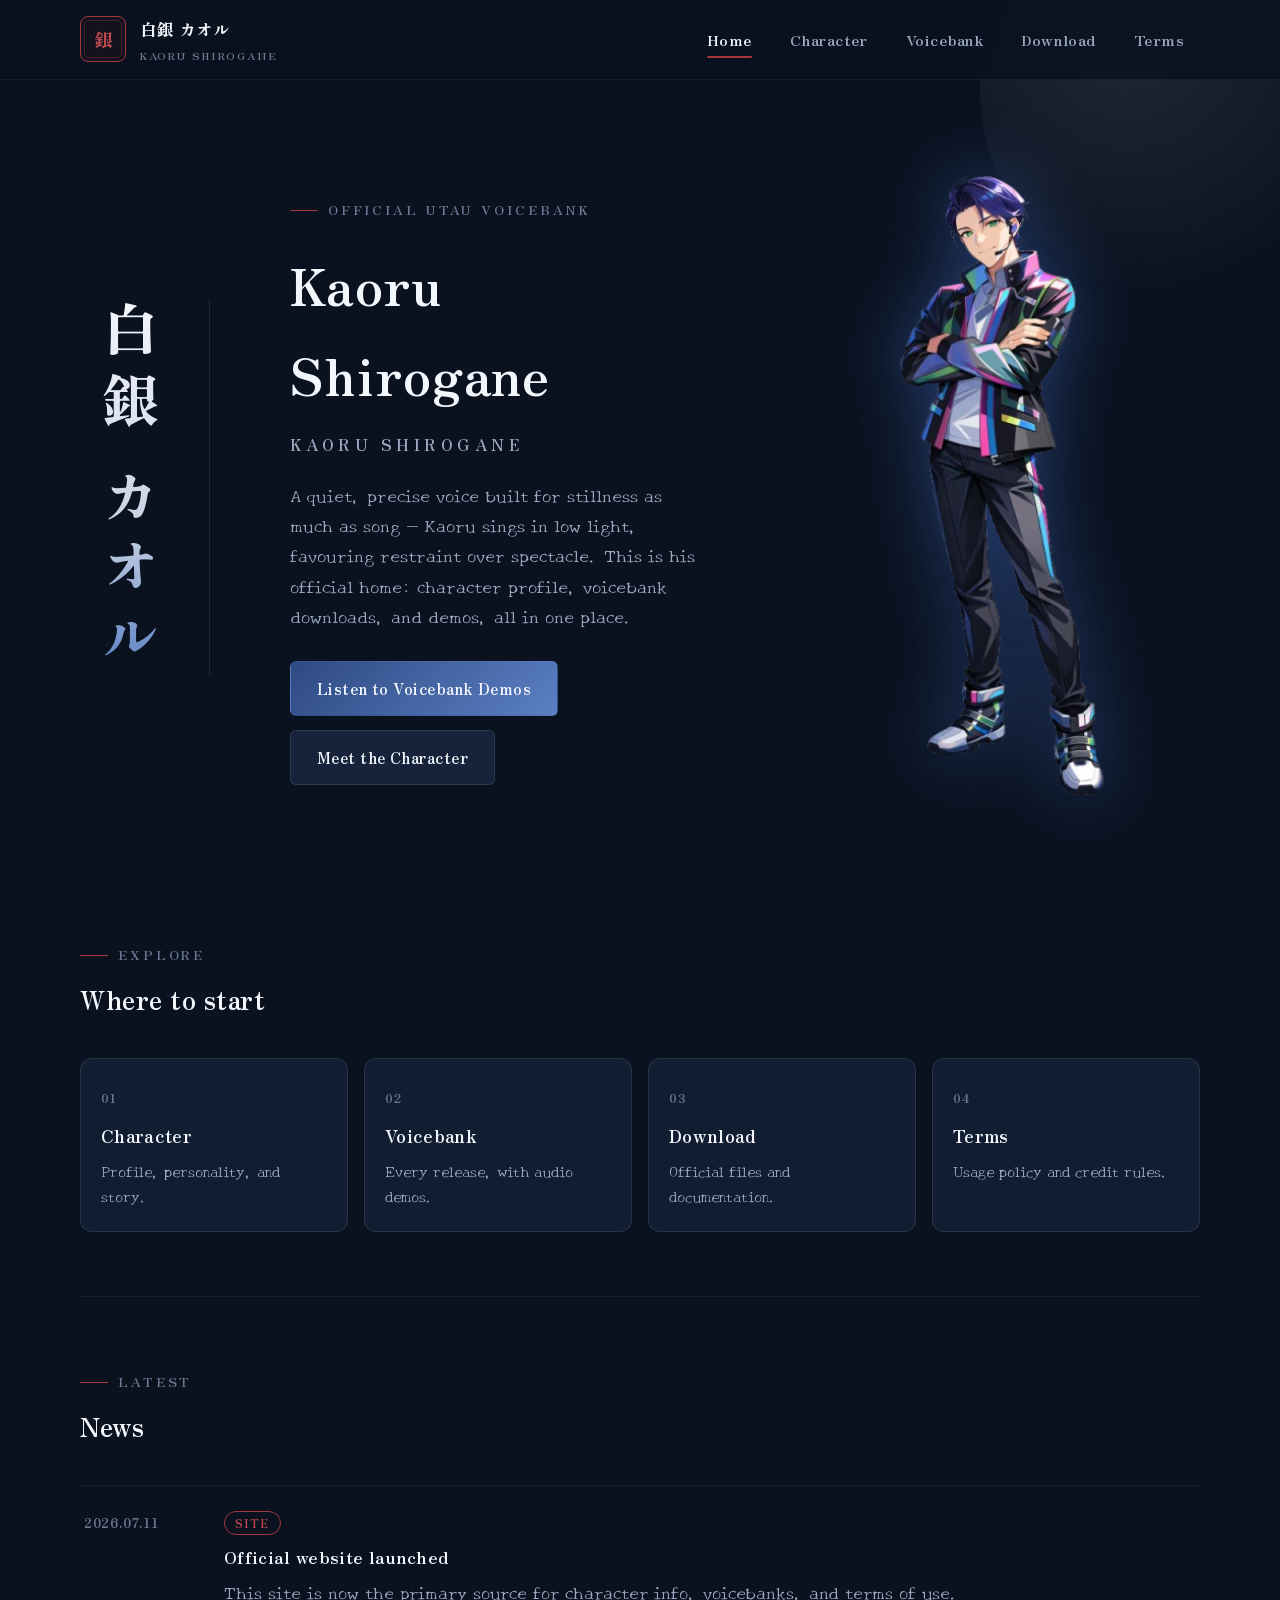
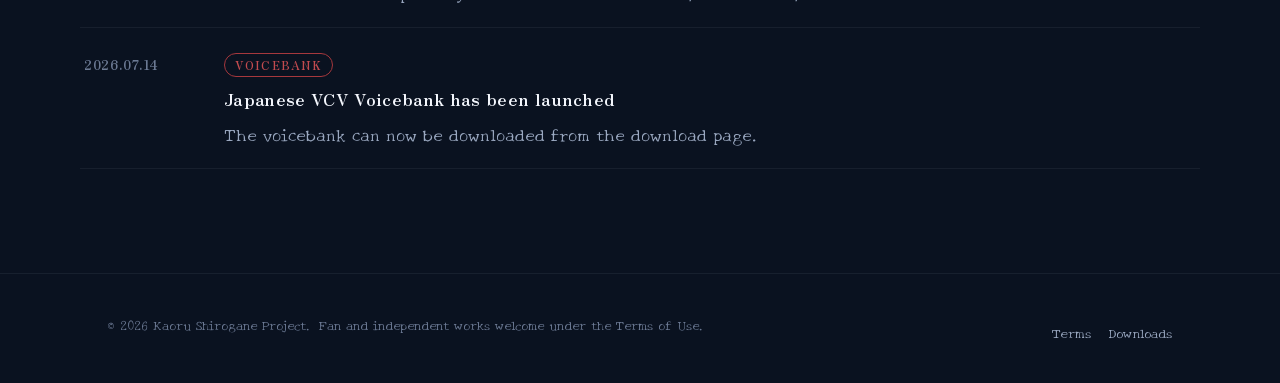
<file: index.html>
<!DOCTYPE html>
<html lang="en">
<head>
<meta charset="UTF-8">
<title>Kaoru Shirogane — Official Site</title>
<meta name="description" content="Official website for Kaoru Shirogane (白銀 カオル), a Japanese UTAU voicebank.">
<meta name="viewport" content="width=device-width, initial-scale=1.0">
<link rel="preconnect" href="https://fonts.googleapis.com">
<link rel="preconnect" href="https://fonts.gstatic.com" crossorigin>
<link href="https://fonts.googleapis.com/css2?family=Zen+Antique+Soft&family=New+Tegomin&display=swap" rel="stylesheet">
<link rel="stylesheet" href="css/style.css">
<link rel="icon" type="image/png" href="files/5732.png">
</head>
  <!-- Google tag (gtag.js) -->
<script async src="https://www.googletagmanager.com/gtag/js?id=G-N8RKMB8SJN"></script>
<script>
  window.dataLayer = window.dataLayer || [];
  function gtag(){dataLayer.push(arguments);}
  gtag('js', new Date());

  gtag('config', 'G-N8RKMB8SJN');
</script>
  
<body data-page="home">
<div class="moon-mark" aria-hidden="true"></div>

<header class="site-header">
  <div class="container nav">
    <a href="index.html" class="nav-brand">
      <span class="hanko" aria-hidden="true">銀</span>
      <span>
        <span class="kanji">白銀 カオル</span>
        <span class="roman">Kaoru Shirogane</span>
      </span>
    </a>
    <button class="nav-toggle" aria-label="Open menu" aria-expanded="false">☰</button>
    <nav class="nav-links" aria-label="Primary">
      <a href="index.html" data-page="home">Home</a>
      <a href="character.html" data-page="character">Character</a>
      <a href="voicebank.html" data-page="voicebank">Voicebank</a>
      <a href="download.html" data-page="download">Download</a>
      <a href="terms.html" data-page="terms">Terms</a>
    </nav>
  </div>
</header>

<main>
  <section class="hero container">
    <div class="hero-kanji" aria-hidden="true">白銀 カオル</div>
    <div class="hero-body">
      <p class="eyebrow"><span class="line"></span>Official UTAU Voicebank</p>
      <h1>Kaoru Shirogane</h1>
      <span class="roman-name">Kaoru Shirogane</span>
      <p class="lead">A quiet, precise voice built for stillness as much as song — Kaoru sings in low light, favouring restraint over spectacle. This is his official home: character profile, voicebank downloads, and demos, all in one place.</p>
      <div class="hero-actions">
        <a href="voicebank.html" class="btn btn-primary">Listen to Voicebank Demos</a>
        <a href="character.html" class="btn">Meet the Character</a>
      </div>
    </div>
    <div class="hero-image fade-in">
      <img
        src="files/kaoru.png"
        alt="Kaoru Shirogane">
    </div>
  </section>

  <section class="section container">
    <div class="section-head">
      <p class="eyebrow"><span class="line"></span>Explore</p>
      <h2>Where to start</h2>
    </div>
    <div class="quick-nav">
      <a class="quick-card fade-in" href="character.html">
        <span class="num">01</span>
        <h3>Character</h3>
        <p>Profile, personality, and story.</p>
      </a>
      <a class="quick-card fade-in" href="voicebank.html">
        <span class="num">02</span>
        <h3>Voicebank</h3>
        <p>Every release, with audio demos.</p>
      </a>
      <a class="quick-card fade-in" href="download.html">
        <span class="num">03</span>
        <h3>Download</h3>
        <p>Official files and documentation.</p>
      </a>
      <a class="quick-card fade-in" href="terms.html">
        <span class="num">04</span>
        <h3>Terms</h3>
        <p>Usage policy and credit rules.</p>
      </a>
    </div>
  </section>

  <section class="section container">
    <div class="section-head">
      <p class="eyebrow"><span class="line"></span>Latest</p>
      <h2>News</h2>
    </div>
    <div class="news-list">
      <div class="news-item fade-in">
        <time datetime="2026-07-11">2026.07.11</time>
        <div>
          <span class="tag">Site</span>
          <h3 style="margin:8px 0 4px;font-size:1.05rem;">Official website launched</h3>
          <p class="muted" style="margin:0;">This site is now the primary source for character info, voicebanks, and terms of use.</p>
        </div>
      </div>
      <div class="news-item fade-in">
        <time datetime="2026-07-14">2026.07.14</time>
        <div>
          <span class="tag">Voicebank</span>
          <h3 style="margin:8px 0 4px;font-size:1.05rem;">Japanese VCV Voicebank has been launched</h3>
          <p class="muted" style="margin:0;">The voicebank can now be downloaded from the download page.</p>
        </div>
      </div>
    </div>
  </section>
</main>

<footer class="site-footer">
  <div class="container footer-inner">
    <p class="roman">© 2026 Kaoru Shirogane Project. Fan and independent works welcome under the <a href="terms.html">Terms of Use</a>.</p>
    <div class="footer-links">
      <a href="terms.html">Terms</a>
      <a href="download.html">Downloads</a>
    </div>
  </div>
</footer>

<script src="js/script.js"></script>
</body>
</html>
</file>
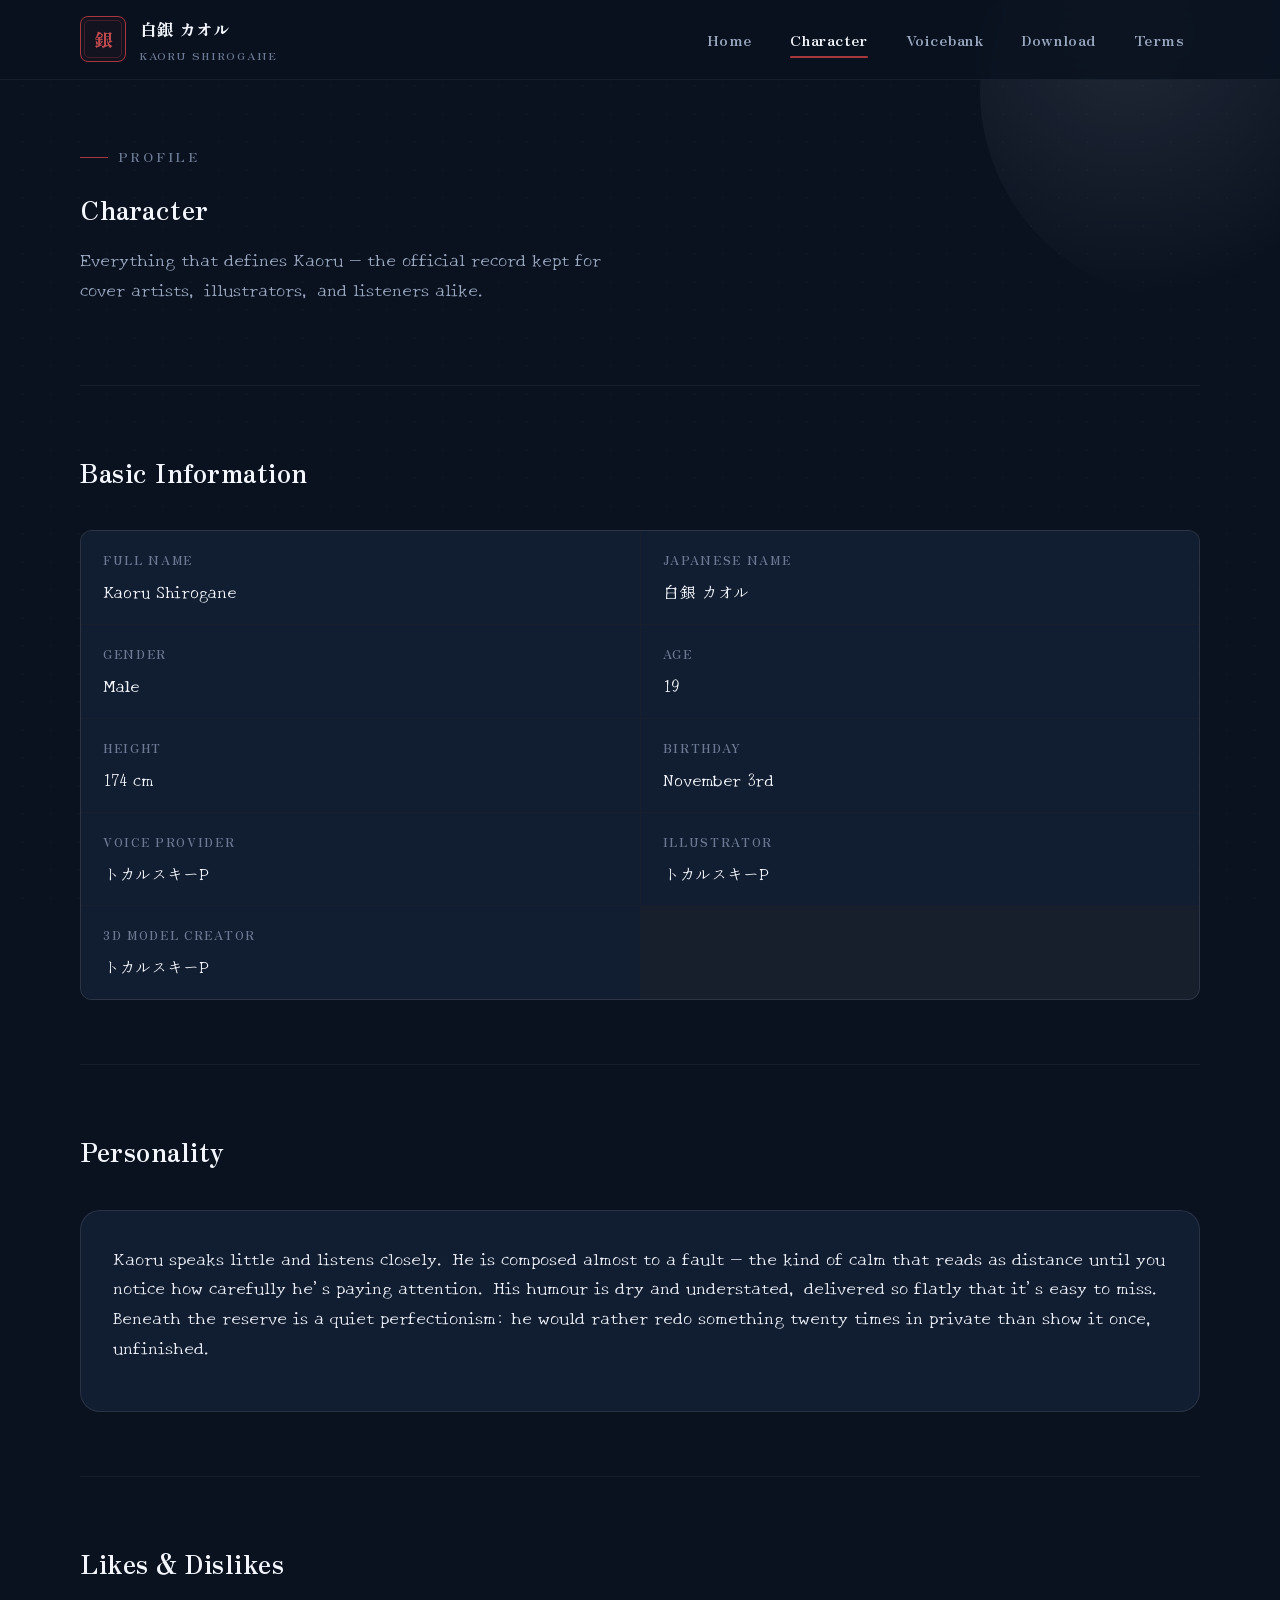
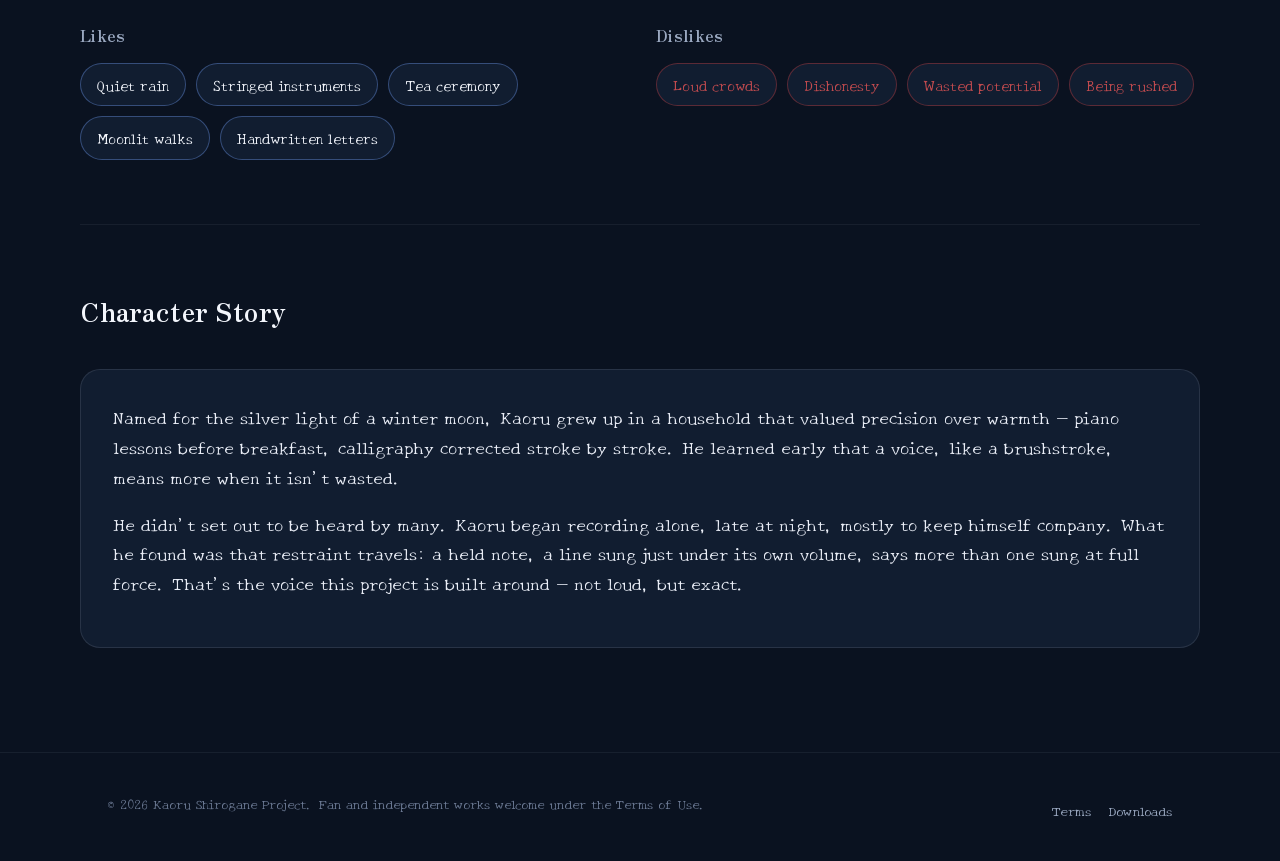
<file: character.html>
<!DOCTYPE html>
<html lang="en">
<head>
<meta charset="UTF-8">
<title>Character — Kaoru Shirogane</title>
<meta name="description" content="Character profile for Kaoru Shirogane: appearance, personality, likes, dislikes, and story.">
<meta name="viewport" content="width=device-width, initial-scale=1.0">
<link rel="preconnect" href="https://fonts.googleapis.com">
<link rel="preconnect" href="https://fonts.gstatic.com" crossorigin>
<link href="https://fonts.googleapis.com/css2?family=Zen+Antique+Soft&family=New+Tegomin&display=swap" rel="stylesheet">
<link rel="stylesheet" href="css/style.css">
<link rel="icon" type="image/png" href="files/5732.png">
</head>
<body data-page="character">
<div class="moon-mark" aria-hidden="true"></div>

<header class="site-header">
  <div class="container nav">
    <a href="index.html" class="nav-brand">
      <span class="hanko" aria-hidden="true">銀</span>
      <span>
        <span class="kanji">白銀 カオル</span>
        <span class="roman">Kaoru Shirogane</span>
      </span>
    </a>
    <button class="nav-toggle" aria-label="Open menu" aria-expanded="false">☰</button>
    <nav class="nav-links" aria-label="Primary">
      <a href="index.html" data-page="home">Home</a>
      <a href="character.html" data-page="character">Character</a>
      <a href="voicebank.html" data-page="voicebank">Voicebank</a>
      <a href="download.html" data-page="download">Download</a>
      <a href="terms.html" data-page="terms">Terms</a>
    </nav>
  </div>
</header>

<main>
  <section class="section container" style="padding-top:56px;">
    <p class="eyebrow"><span class="line"></span>Profile</p>
    <h1>Character</h1>
    <p class="lead muted" style="max-width:60ch;">Everything that defines Kaoru — the official record kept for cover artists, illustrators, and listeners alike.</p>
  </section>

  <section class="section container">
    <div class="section-head">
      <h2>Basic Information</h2>
    </div>
    <div class="profile-grid">
      <div class="profile-cell"><span class="label">Full Name</span><span class="value">Kaoru Shirogane</span></div>
      <div class="profile-cell"><span class="label">Japanese Name</span><span class="value">白銀 カオル</span></div>
      <div class="profile-cell"><span class="label">Gender</span><span class="value">Male</span></div>
      <div class="profile-cell"><span class="label">Age</span><span class="value">19</span></div>
      <div class="profile-cell"><span class="label">Height</span><span class="value">174 cm</span></div>
      <div class="profile-cell"><span class="label">Birthday</span><span class="value">November 3rd</span></div>
      <div class="profile-cell"><span class="label">Voice Provider</span><span class="value">トカルスキーP</span></div>
      <div class="profile-cell"><span class="label">Illustrator</span><span class="value">トカルスキーP</span></div>
      <div class="profile-cell"><span class="label">3D Model Creator</span><span class="value">トカルスキーP</span></div>
    </div>
  </section>

  <section class="section container">
    <div class="section-head">
      <h2>Personality</h2>
    </div>
    <div class="panel fade-in">
      <p>Kaoru speaks little and listens closely. He is composed almost to a fault — the kind of calm that reads as distance until you notice how carefully he's paying attention. His humour is dry and understated, delivered so flatly that it's easy to miss. Beneath the reserve is a quiet perfectionism: he would rather redo something twenty times in private than show it once, unfinished.</p>
    </div>
  </section>

  <section class="section container">
    <div class="section-head">
      <h2>Likes &amp; Dislikes</h2>
    </div>
    <div style="display:grid;grid-template-columns:1fr 1fr;gap:32px;">
      <div>
        <h3 style="font-size:1rem;color:var(--ink-muted);margin-bottom:14px;">Likes</h3>
        <div class="trait-list">
          <span class="trait-chip like">Quiet rain</span>
          <span class="trait-chip like">Stringed instruments</span>
          <span class="trait-chip like">Tea ceremony</span>
          <span class="trait-chip like">Moonlit walks</span>
          <span class="trait-chip like">Handwritten letters</span>
        </div>
      </div>
      <div>
        <h3 style="font-size:1rem;color:var(--ink-muted);margin-bottom:14px;">Dislikes</h3>
        <div class="trait-list">
          <span class="trait-chip dislike">Loud crowds</span>
          <span class="trait-chip dislike">Dishonesty</span>
          <span class="trait-chip dislike">Wasted potential</span>
          <span class="trait-chip dislike">Being rushed</span>
        </div>
      </div>
    </div>
  </section>

  <section class="section container">
    <div class="section-head">
      <h2>Character Story</h2>
    </div>
    <div class="panel fade-in">
      <p>Named for the silver light of a winter moon, Kaoru grew up in a household that valued precision over warmth — piano lessons before breakfast, calligraphy corrected stroke by stroke. He learned early that a voice, like a brushstroke, means more when it isn't wasted.</p>
      <p>He didn't set out to be heard by many. Kaoru began recording alone, late at night, mostly to keep himself company. What he found was that restraint travels: a held note, a line sung just under its own volume, says more than one sung at full force. That's the voice this project is built around — not loud, but exact.</p>
    </div>
  </section>
</main>

<footer class="site-footer">
  <div class="container footer-inner">
    <p class="roman">© 2026 Kaoru Shirogane Project. Fan and independent works welcome under the <a href="terms.html">Terms of Use</a>.</p>
    <div class="footer-links">
      <a href="terms.html">Terms</a>
      <a href="download.html">Downloads</a>
    </div>
  </div>
</footer>

<script src="js/script.js"></script>
</body>
</html>
</file>
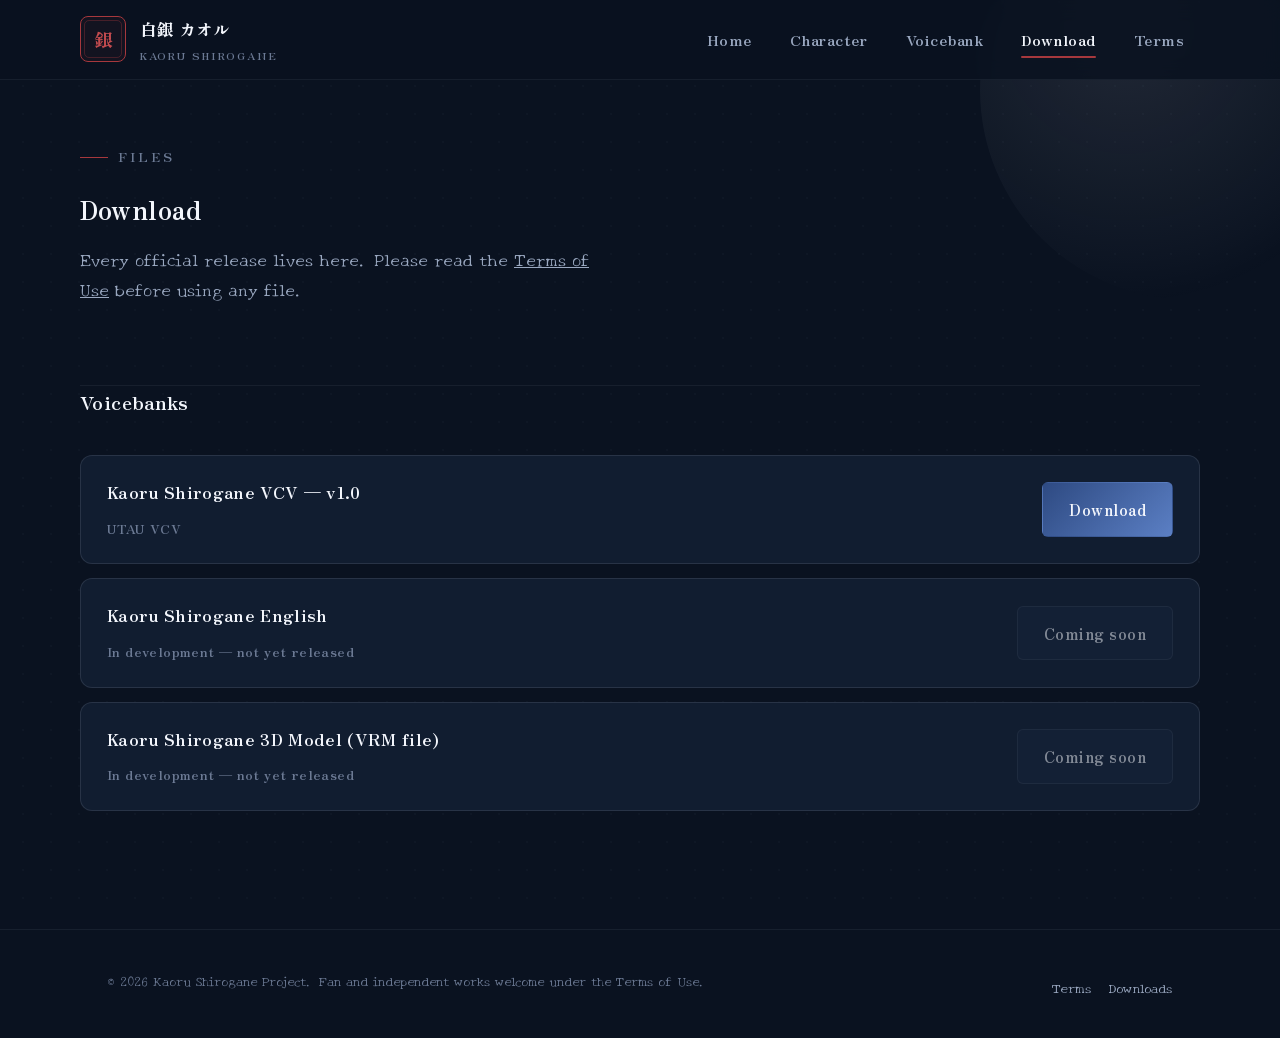
<file: download.html>
<!DOCTYPE html>
<html lang="en">
<head>
<meta charset="UTF-8">
<title>Download — Kaoru Shirogane</title>
<meta name="description" content="Official downloads for Kaoru Shirogane: voicebanks, README, and license.">
<meta name="viewport" content="width=device-width, initial-scale=1.0">
<link rel="preconnect" href="https://fonts.googleapis.com">
<link rel="preconnect" href="https://fonts.gstatic.com" crossorigin>
<link href="https://fonts.googleapis.com/css2?family=Zen+Antique+Soft&family=New+Tegomin&display=swap" rel="stylesheet">
<link rel="stylesheet" href="css/style.css">
<link rel="icon" type="image/png" href="files/5732.png">
</head>
<body data-page="download">
<div class="moon-mark" aria-hidden="true"></div>

<header class="site-header">
  <div class="container nav">
    <a href="index.html" class="nav-brand">
      <span class="hanko" aria-hidden="true">銀</span>
      <span>
        <span class="kanji">白銀 カオル</span>
        <span class="roman">Kaoru Shirogane</span>
      </span>
    </a>
    <button class="nav-toggle" aria-label="Open menu" aria-expanded="false">☰</button>
    <nav class="nav-links" aria-label="Primary">
      <a href="index.html" data-page="home">Home</a>
      <a href="character.html" data-page="character">Character</a>
      <a href="voicebank.html" data-page="voicebank">Voicebank</a>
      <a href="download.html" data-page="download">Download</a>
      <a href="terms.html" data-page="terms">Terms</a>
    </nav>
  </div>
</header>

<main>
  <section class="section container" style="padding-top:56px;">
    <p class="eyebrow"><span class="line"></span>Files</p>
    <h1>Download</h1>
    <p class="lead muted" style="max-width:60ch;">Every official release lives here. Please read the <a href="terms.html" style="text-decoration:underline;">Terms of Use</a> before using any file.</p>
  </section>

  <section class="section container" style="padding-top:0;">
    <div class="section-head"><h2 id="cv" style="font-size:1.2rem;">Voicebanks</h2></div>

    <div class="dl-row fade-in">
      <div>
        <h4>Kaoru Shirogane VCV — v1.0</h4>
        <span class="dl-meta">UTAU VCV</span>
      </div>
      <a href="https://drive.google.com/file/d/1-1Obqg3IeWvThjY-TXBAPU8UaMYfZjM5/view" class="btn btn-primary" download>Download</a>
    </div>
    
    <div class="dl-row fade-in">
      <div>
        <h4>Kaoru Shirogane English</h4>
        <span class="dl-meta">In development — not yet released</span>
      </div>
      <a href="files/kaoru-english-v1.zip" class="btn" style="opacity:.5;pointer-events:none;">Coming soon</a>
    </div>

    <div class="dl-row fade-in">
      <div>
        <h4>Kaoru Shirogane 3D Model (VRM file)</h4>
        <span class="dl-meta">In development — not yet released</span>
      </div>
      <a href="files/kaoru-3D-model.zip" class="btn" style="opacity:.5;pointer-events:none;">Coming soon</a>
  </section>
</main>

<footer class="site-footer">
  <div class="container footer-inner">
    <p class="roman">© 2026 Kaoru Shirogane Project. Fan and independent works welcome under the <a href="terms.html">Terms of Use</a>.</p>
    <div class="footer-links">
      <a href="terms.html">Terms</a>
      <a href="download.html">Downloads</a>
    </div>
  </div>
</footer>

<script src="js/script.js"></script>
</body>
</html>
</file>
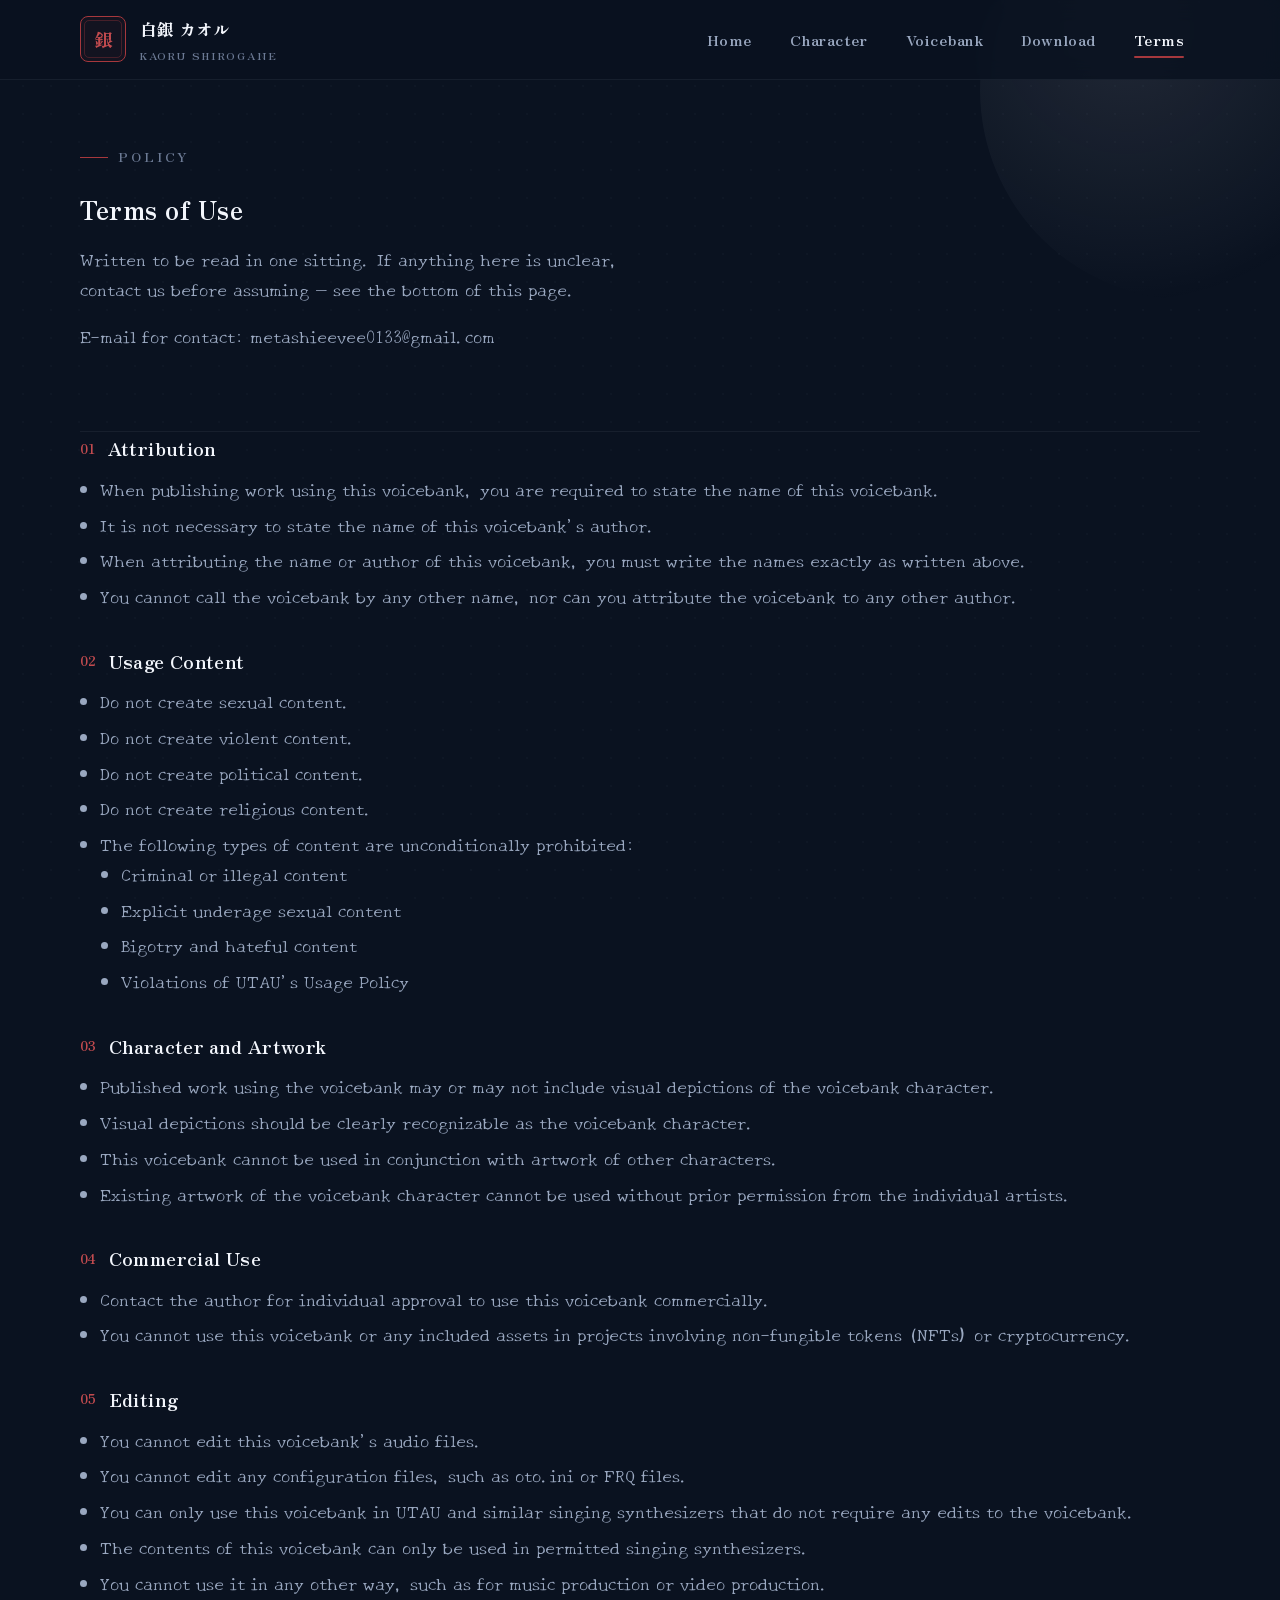
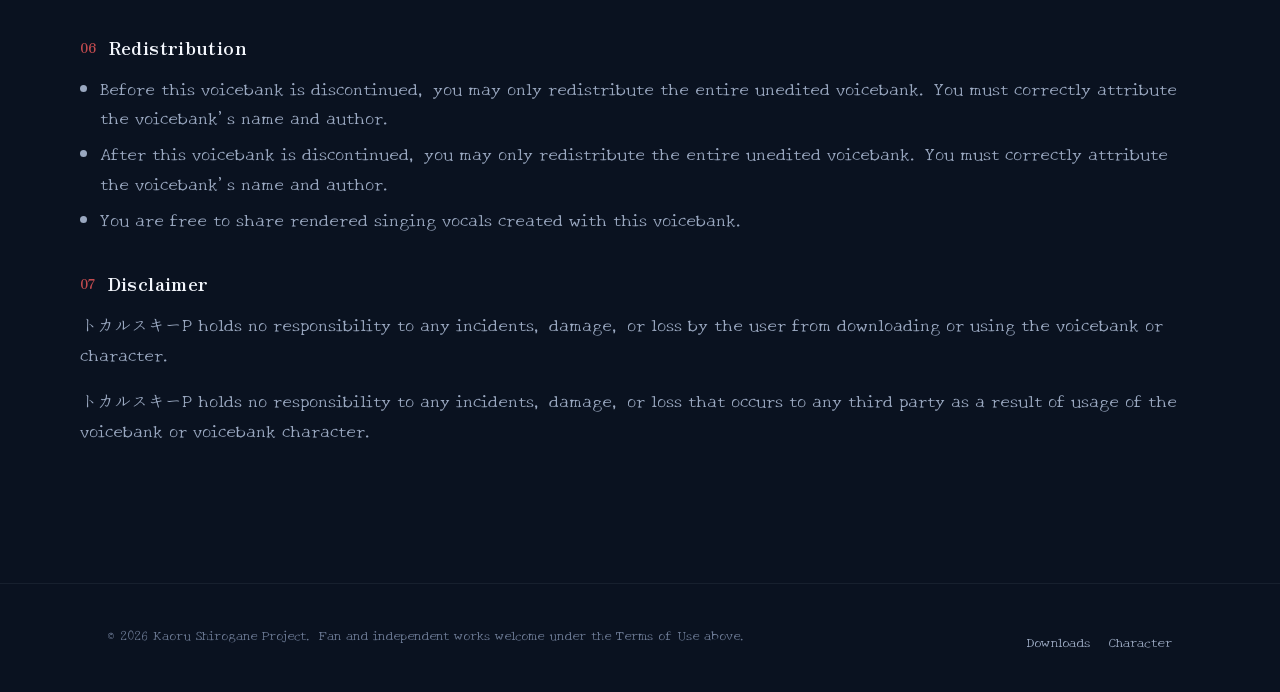
<file: terms.html>
<!DOCTYPE html>
<html lang="en">
<head>
<meta charset="UTF-8">
<title>Terms of Use — Kaoru Shirogane</title>
<meta name="description" content="Official terms of use for Kaoru Shirogane's voicebank and character.">
<meta name="viewport" content="width=device-width, initial-scale=1.0">
<link rel="preconnect" href="https://fonts.googleapis.com">
<link rel="preconnect" href="https://fonts.gstatic.com" crossorigin>
<link href="https://fonts.googleapis.com/css2?family=Zen+Antique+Soft&family=New+Tegomin&display=swap" rel="stylesheet">
<link rel="stylesheet" href="css/style.css">
<link rel="icon" type="image/png" href="files/5732.png">
</head>
<body data-page="terms">
<div class="moon-mark" aria-hidden="true"></div>

<header class="site-header">
  <div class="container nav">
    <a href="index.html" class="nav-brand">
      <span class="hanko" aria-hidden="true">銀</span>
      <span>
        <span class="kanji">白銀 カオル</span>
        <span class="roman">Kaoru Shirogane</span>
      </span>
    </a>
    <button class="nav-toggle" aria-label="Open menu" aria-expanded="false">☰</button>
    <nav class="nav-links" aria-label="Primary">
      <a href="index.html" data-page="home">Home</a>
      <a href="character.html" data-page="character">Character</a>
      <a href="voicebank.html" data-page="voicebank">Voicebank</a>
      <a href="download.html" data-page="download">Download</a>
      <a href="terms.html" data-page="terms">Terms</a>
    </nav>
  </div>
</header>

<main>
  <section class="section container" style="padding-top:56px;">
    <p class="eyebrow"><span class="line"></span>Policy</p>
    <h1>Terms of Use</h1>
    <p class="lead muted" style="max-width:60ch;">Written to be read in one sitting. If anything here is unclear, contact us before assuming — see the bottom of this page.</p>
    <p class="lead muted" style="max-width:60ch;">E-mail for contact: metashieevee0133@gmail.com</p>
  </section>

  <section class="section container" style="padding-top:0;">

    <div class="terms-section fade-in">
      <h3><span class="mark">01</span> Attribution</h3>
      <ul>
        <li>When publishing work using this voicebank, you are required to state the name of this voicebank.</li>
        <li>It is not necessary to state the name of this voicebank's author.</li>
        <li>When attributing the name or author of this voicebank, you must write the names exactly as written above.</li>
        <li> You cannot call the voicebank by any other name, nor can you attribute the voicebank to any other author.</li>
      </ul>
    </div>

    <div class="terms-section fade-in">
      <h3><span class="mark">02</span> Usage Content</h3>
      <ul>
        <li>Do not create sexual content.</li>
        <li>Do not create violent content.</li>
        <li>Do not create political content.</li>
        <li>Do not create religious content.</li>
        <li>The following types of content are unconditionally prohibited:
          <ul>
            <li>Criminal or illegal content</li>
            <li>Explicit underage sexual content</li>
            <li>Bigotry and hateful content</li>
            <li>Violations of UTAU's Usage Policy</li>
          </ul>
        </li>
      </ul>
    </div>

    <div class="terms-section fade-in">
      <h3><span class="mark">03</span> Character and Artwork</h3>
      <ul>
        <li>Published work using the voicebank may or may not include visual depictions of the voicebank character.</li>
        <li>Visual depictions should be clearly recognizable as the voicebank character.</li>
        <li>This voicebank cannot be used in conjunction with artwork of other characters.</li>
        <li>Existing artwork of the voicebank character cannot be used without prior permission from the individual artists.</li>
      </ul>
    </div>

    <div class="terms-section fade-in">
      <h3><span class="mark">04</span> Commercial Use</h3>
      <ul>
        <li>Contact the author for individual approval to use this voicebank commercially.</li>
        <li>You cannot use this voicebank or any included assets in projects involving non-fungible tokens (NFTs) or cryptocurrency.</li>
      </ul>
    </div>

    <div class="terms-section fade-in">
      <h3><span class="mark">05</span> Editing</h3>
      <ul>
        <li>You cannot edit this voicebank's audio files.</li>
        <li>You cannot edit any configuration files, such as oto.ini or FRQ files.</li>
        <li>You can only use this voicebank in UTAU and similar singing synthesizers that do not require any edits to the voicebank.</li>
        <li>The contents of this voicebank can only be used in permitted singing synthesizers.</li>
        <li>You cannot use it in any other way, such as for music production or video production.</li>
      </ul>
    </div>

    <div class="terms-section fade-in">
      <h3><span class="mark">06</span> Redistribution</h3>
      <ul>
        <li>Before this voicebank is discontinued, you may only redistribute the entire unedited voicebank. You must correctly attribute the voicebank's name and author.</li>
        <li>After this voicebank is discontinued, you may only redistribute the entire unedited voicebank. You must correctly attribute the voicebank's name and author.</li>
        <li>You are free to share rendered singing vocals created with this voicebank.</li>
      </ul>
    </div>

    <div class="terms-section fade-in">
      <h3><span class="mark">07</span> Disclaimer</h3>
      <p>トカルスキーP holds no responsibility to any incidents, damage, or loss by the user from downloading or using the voicebank or character.</p>
      <p>トカルスキーP holds no responsibility to any incidents, damage, or loss that occurs to any third party as a result of usage of the voicebank or voicebank character.</p>
    </div>

  </section>
</main>

<footer class="site-footer">
  <div class="container footer-inner">
    <p class="roman">© 2026 Kaoru Shirogane Project. Fan and independent works welcome under the Terms of Use above.</p>
    <div class="footer-links">
      <a href="download.html">Downloads</a>
      <a href="character.html">Character</a>
    </div>
  </div>
</footer>

<script src="js/script.js"></script>
</body>
</html>
</file>
<file: css/style.css>
/* =========================================================
   Kaoru Shirogane — Official Site
   Design tokens
   ========================================================= */
:root{
  /* colour: deep indigo night, shirogane (silver) accent, hanko-red signature */
  --bg:            #0A1220;
  --bg-panel:      #111D30;
  --bg-panel-2:    #16233A;
  --border:        rgba(201,210,227,0.12);
  --border-soft:   rgba(201,210,227,0.07);

  --ink:           #E9EDF6;
  --ink-muted:     #9AA8C0;
  --ink-faint:     #6C7A94;

  --indigo:        #2E4A82;
  --indigo-bright: #5B7FC4;
  --silver:        #C9D2E3;
  --silver-bright: #F3F6FC;
  --hanko:         #A6383D;   /* seal-stamp red — used sparingly */
  --hanko-bright:  #C24B4F;

  --font-display:  'Zen Antique Soft', serif;
  --font-body:     'New Tegomin', serif;

  --radius-s: 6px;
  --radius-m: 12px;
  --radius-l: 20px;

  --ease: cubic-bezier(.22,.61,.36,1);
}

@media (prefers-reduced-motion: reduce){
  *{ animation-duration: 0.001ms !important; animation-iteration-count: 1 !important; transition-duration: 0.001ms !important; scroll-behavior: auto !important; }
}

*,*::before,*::after{ box-sizing: border-box; }
html{ scroll-behavior: smooth; }

body{
  margin:0;
  background: var(--bg);
  color: var(--ink);
  font-family: var(--font-body);
  font-size: 17px;
  line-height: 1.75;
  -webkit-font-smoothing: antialiased;
  overflow-x: hidden;
}

/* faint washi-paper grid + moon watermark, applied once to body */
body::before{
  content:"";
  position: fixed; inset:0;
  background-image:
    radial-gradient(circle at 82% 8%, rgba(201,210,227,0.05) 0%, rgba(201,210,227,0.05) 1px, transparent 1px);
  background-size: 28px 28px;
  pointer-events:none;
  z-index:0;
  opacity:.5;
}

.moon-mark{
  position:fixed;
  top:-120px; right:-120px;
  width:420px; height:420px;
  border-radius:50%;
  background: radial-gradient(circle at 35% 35%, rgba(233,237,246,0.10), rgba(233,237,246,0.02) 60%, transparent 72%);
  pointer-events:none;
  z-index:0;
}

a{ color: inherit; text-decoration:none; }
img{ max-width:100%; display:block; }
ul{ margin:0; padding:0; list-style:none; }

h1,h2,h3,h4{
  font-family: var(--font-display);
  font-weight:400;
  letter-spacing:.02em;
  margin:0 0 .5em;
  color: var(--silver-bright);
}

p{ margin:0 0 1em; color: var(--ink); }
.muted{ color: var(--ink-muted); }

:focus-visible{
  outline: 2px solid var(--indigo-bright);
  outline-offset: 3px;
  border-radius: 4px;
}

.container{
  max-width: 1120px;
  margin: 0 auto;
  padding: 0 28px;
  position: relative;
  z-index: 1;
}

/* =========================================================
   Hanko seal — signature element
   ========================================================= */
.hanko{
  --size: 46px;
  width: var(--size); height: var(--size);
  border-radius: 8px;
  border: 1.5px solid var(--hanko);
  color: var(--hanko-bright);
  display:flex; align-items:center; justify-content:center;
  font-family: var(--font-display);
  font-size: 1.15rem;
  flex-shrink:0;
  position: relative;
  background: rgba(166,56,61,0.06);
}
.hanko::after{
  content:"";
  position:absolute; inset:3px;
  border: 1px solid rgba(166,56,61,0.35);
  border-radius: 5px;
}

/* =========================================================
   Navigation
   ========================================================= */
.site-header{
  position: sticky; top:0;
  z-index: 50;
  background: rgba(10,18,32,0.86);
  backdrop-filter: blur(10px);
  border-bottom: 1px solid var(--border-soft);
}
.nav{
  display:flex;
  align-items:center;
  justify-content:space-between;
  padding: 14px 0;
  gap: 20px;
}
.nav-brand{
  display:flex; align-items:center; gap:14px;
  font-family: var(--font-display);
}
.nav-brand .kanji{
  font-size: 1.05rem;
  color: var(--silver-bright);
  line-height:1.1;
}
.nav-brand .roman{
  display:block;
  font-size:.68rem;
  letter-spacing:.16em;
  color: var(--ink-faint);
  text-transform: uppercase;
  margin-top:2px;
}
.nav-links{
  display:flex;
  gap: 6px;
  font-family: var(--font-display);
}
.nav-links a{
  padding: 8px 16px;
  border-radius: var(--radius-s);
  font-size: .95rem;
  letter-spacing:.03em;
  color: var(--ink-muted);
  transition: color .2s var(--ease), background .2s var(--ease);
  position: relative;
}
.nav-links a:hover{ color: var(--silver-bright); background: var(--border-soft); }
.nav-links a[aria-current="page"]{
  color: var(--silver-bright);
}
.nav-links a[aria-current="page"]::after{
  content:"";
  position:absolute; left:16px; right:16px; bottom:3px;
  height:2px;
  background: var(--hanko);
  border-radius: 2px;
}
.nav-toggle{
  display:none;
  background:none; border:1px solid var(--border); color: var(--ink);
  width:42px; height:42px; border-radius: var(--radius-s);
  cursor:pointer;
  font-size:1.2rem;
}

@media (max-width: 760px){
  .nav-toggle{ display:block; }
  .nav-links{
    position:absolute; top: 100%; left:0; right:0;
    flex-direction:column;
    background: var(--bg-panel);
    border-bottom: 1px solid var(--border);
    padding: 8px;
    display:none;
    gap: 2px;
  }
  .nav-links.open{ display:flex; }
  .nav-links a{ padding:14px 16px; }
}

/* =========================================================
   Buttons
   ========================================================= */
.btn{
  display:inline-flex; align-items:center; gap:10px;
  font-family: var(--font-display);
  letter-spacing:.03em;
  padding: 13px 26px;
  border-radius: var(--radius-s);
  border: 1px solid var(--border);
  background: var(--bg-panel-2);
  color: var(--silver-bright);
  cursor:pointer;
  transition: transform .18s var(--ease), border-color .18s var(--ease), background .18s var(--ease);
  font-size: .96rem;
}
.btn:hover{ transform: translateY(-2px); border-color: var(--indigo-bright); }
.btn:active{ transform: translateY(0); }
.btn-primary{
  background: linear-gradient(135deg, var(--indigo), var(--indigo-bright));
  border-color: transparent;
}
.btn-primary:hover{ border-color: transparent; filter: brightness(1.08); }
.btn-hanko{
  border-color: var(--hanko);
  color: var(--hanko-bright);
  background: rgba(166,56,61,0.06);
}
.btn-hanko:hover{ border-color: var(--hanko-bright); }
.btn[disabled]{ opacity:.45; cursor:not-allowed; transform:none; }

/* =========================================================
   Hero (home)
   ========================================================= */
.hero{
  padding: 96px 0 72px;
  display:grid;
  grid-template-columns: auto 1fr;
  gap: 48px;
  align-items:center;
}
.hero-kanji{
  writing-mode: vertical-rl;
  font-family: var(--font-display);
  font-size: clamp(2.4rem, 5vw, 3.6rem);
  letter-spacing: .2em;
  background: linear-gradient(180deg, var(--silver-bright), var(--silver) 60%, var(--indigo-bright));
  -webkit-background-clip:text; background-clip:text; color:transparent;
  border-right: 1px solid var(--border);
  padding-right: 28px;
  opacity:0;
  animation: fadeInUp .9s var(--ease) forwards;
}
.hero-body{ opacity:0; animation: fadeInUp .9s .15s var(--ease) forwards; }
.eyebrow{
  display:inline-flex; align-items:center; gap:10px;
  font-family: var(--font-display);
  font-size:.82rem; letter-spacing:.22em; text-transform:uppercase;
  color: var(--ink-faint);
  margin-bottom: 18px;
}
.eyebrow .line{ width:28px; height:1px; background: var(--hanko); }
.hero h1{
  font-size: clamp(2.1rem, 4.4vw, 3.2rem);
  margin-bottom: .2em;
}
.hero .roman-name{
  display:block;
  font-size: 1rem;
  letter-spacing:.28em;
  text-transform:uppercase;
  color: var(--ink-muted);
  font-family: var(--font-display);
  margin-bottom: 22px;
}
.hero p.lead{
  max-width: 46ch;
  font-size: 1.08rem;
  color: var(--ink-muted);
}
.hero-actions{ display:flex; gap:14px; flex-wrap:wrap; margin-top: 30px; }

@media (max-width: 720px){
  .hero{ grid-template-columns: 1fr; padding-top:56px; }
  .hero-kanji{
    writing-mode: horizontal-tb;
    border-right:none; border-bottom:1px solid var(--border);
    padding-right:0; padding-bottom: 18px; letter-spacing:.1em;
  }
}

@keyframes fadeInUp{
  from{ opacity:0; transform: translateY(14px); }
  to{ opacity:1; transform:none; }
}

/* =========================================================
   Section shell
   ========================================================= */
.section{ padding: 64px 0; position:relative; z-index:1; }
.section-head{ margin-bottom: 36px; }
.section-head .eyebrow{ margin-bottom: 10px; }
.section + .section{ border-top: 1px solid var(--border-soft); }

/* quick nav (home) */
.quick-nav{
  display:grid;
  grid-template-columns: repeat(4, 1fr);
  gap: 16px;
}
.quick-card{
  border:1px solid var(--border);
  background: var(--bg-panel);
  border-radius: var(--radius-m);
  padding: 22px 20px;
  transition: border-color .2s var(--ease), transform .2s var(--ease), background .2s var(--ease);
}
.quick-card:hover{ border-color: var(--indigo-bright); transform: translateY(-3px); background: var(--bg-panel-2); }
.quick-card .num{ font-family: var(--font-display); color: var(--ink-faint); font-size:.8rem; letter-spacing:.1em; }
.quick-card h3{ font-size: 1.1rem; margin: 10px 0 6px; }
.quick-card p{ color: var(--ink-muted); font-size:.92rem; margin:0; }

@media (max-width: 860px){ .quick-nav{ grid-template-columns: repeat(2,1fr); } }
@media (max-width: 520px){ .quick-nav{ grid-template-columns: 1fr; } }

/* news */
.news-list{ display:flex; flex-direction:column; gap:0; border-top:1px solid var(--border-soft); }
.news-item{
  display:grid; grid-template-columns: 120px 1fr auto;
  gap: 20px; align-items:baseline;
  padding: 20px 4px;
  border-bottom: 1px solid var(--border-soft);
}
.news-item time{ font-family: var(--font-display); color: var(--ink-faint); font-size:.85rem; letter-spacing:.05em; }
.news-item .tag{
  font-family: var(--font-display); font-size:.72rem; letter-spacing:.1em; text-transform:uppercase;
  color: var(--hanko-bright); border:1px solid var(--hanko); border-radius: 999px; padding: 3px 10px;
  justify-self:start;
}
@media (max-width: 620px){
  .news-item{ grid-template-columns: 1fr; gap:6px; }
}

/* =========================================================
   Cards / panels generic
   ========================================================= */
.panel{
  border: 1px solid var(--border);
  background: var(--bg-panel);
  border-radius: var(--radius-l);
  padding: 32px;
}

/* profile table (character page) */
.profile-grid{
  display:grid;
  grid-template-columns: 1fr 1fr;
  gap: 1px;
  background: var(--border-soft);
  border: 1px solid var(--border);
  border-radius: var(--radius-m);
  overflow:hidden;
}
.profile-cell{
  background: var(--bg-panel);
  padding: 18px 22px;
}
.profile-cell .label{
  font-family: var(--font-display);
  font-size:.75rem; letter-spacing:.14em; text-transform:uppercase;
  color: var(--ink-faint);
  display:block; margin-bottom:6px;
}
.profile-cell .value{ color: var(--silver-bright); font-size:1.02rem; }
@media (max-width: 640px){ .profile-grid{ grid-template-columns: 1fr; } }

.trait-list{ display:flex; flex-wrap:wrap; gap:10px; }
.trait-chip{
  border:1px solid var(--border);
  background: var(--bg-panel);
  padding: 8px 16px;
  border-radius: 999px;
  font-size:.9rem;
  color: var(--ink-muted);
}
.trait-chip.like{ border-color: rgba(91,127,196,0.5); color: var(--silver-bright); }
.trait-chip.dislike{ border-color: rgba(166,56,61,0.5); color: var(--hanko-bright); }

.placeholder-note{
  font-size:.85rem;
  color: var(--ink-faint);
  border-left: 2px solid var(--hanko);
  padding-left: 12px;
  margin: 8px 0 24px;
}

/* =========================================================
   Voicebank cards + player
   ========================================================= */
.vb-card{
  border:1px solid var(--border);
  background: var(--bg-panel);
  border-radius: var(--radius-l);
  padding: 30px;
  margin-bottom: 24px;
}
.vb-head{ display:flex; justify-content:space-between; align-items:flex-start; gap: 16px; flex-wrap:wrap; margin-bottom: 14px; }
.vb-head h3{ margin:0; font-size:1.3rem; }
.vb-version{
  font-family: var(--font-display); font-size:.78rem; letter-spacing:.08em;
  color: var(--ink-faint); border:1px solid var(--border); padding:4px 12px; border-radius:999px;
}
.vb-desc{ color: var(--ink-muted); max-width: 62ch; }

.player{
  display:flex; align-items:center; gap:16px;
  background: var(--bg);
  border: 1px solid var(--border);
  border-radius: var(--radius-m);
  padding: 14px 18px;
  margin: 18px 0;
}
.player-btn{
  width:44px; height:44px; border-radius:50%;
  border:1px solid var(--indigo-bright);
  background: var(--bg-panel-2);
  color: var(--silver-bright);
  display:flex; align-items:center; justify-content:center;
  cursor:pointer; flex-shrink:0;
  font-size: 1rem;
  transition: background .2s var(--ease);
}
.player-btn:hover{ background: var(--indigo); }
.player-track{ flex:1; }
.player-bar{
  height:4px; background: var(--border); border-radius:4px; overflow:hidden; cursor:pointer;
}
.player-bar-fill{ height:100%; width:0%; background: var(--indigo-bright); }
.player-time{ font-size:.78rem; color: var(--ink-faint); margin-top:6px; font-family: var(--font-display); }
.vb-actions{ display:flex; gap:12px; flex-wrap:wrap; }

/* =========================================================
   Download page
   ========================================================= */
.dl-row{
  display:grid; grid-template-columns: 1fr auto;
  align-items:center; gap: 20px;
  border:1px solid var(--border);
  background: var(--bg-panel);
  border-radius: var(--radius-m);
  padding: 22px 26px;
  margin-bottom: 14px;
}
.dl-row h4{ margin:0 0 4px; font-size:1.05rem; }
.dl-meta{ font-size:.82rem; color: var(--ink-faint); font-family: var(--font-display); letter-spacing:.03em; }
@media (max-width: 560px){ .dl-row{ grid-template-columns:1fr; } }

/* =========================================================
   Terms page
   ========================================================= */
.terms-section{ margin-bottom: 34px; }
.terms-section h3{
  font-size:1.15rem;
  display:flex; align-items:center; gap:12px;
}
.terms-section h3 .mark{ color: var(--hanko-bright); font-family: var(--font-display); font-size:.85rem; }
.terms-section p, .terms-section li{ color: var(--ink-muted); }
.terms-section ul{ padding-left: 1.2em; list-style: disc; }
.terms-section li{ margin-bottom:6px; }

/* =========================================================
   Footer
   ========================================================= */
.site-footer{
  border-top: 1px solid var(--border-soft);
  padding: 40px 0 32px;
  margin-top: 40px;
}
.footer-inner{
  display:flex; justify-content:space-between; align-items:center; gap:20px; flex-wrap:wrap;
}
.footer-inner .roman{ font-size:.82rem; color: var(--ink-faint); }
.footer-links{ display:flex; gap:18px; }
.footer-links a{ font-size:.85rem; color: var(--ink-muted); }
.footer-links a:hover{ color: var(--silver-bright); }

/* utility */
.fade-in{ opacity:0; transform: translateY(16px); transition: opacity .7s var(--ease), transform .7s var(--ease); }
.fade-in.visible{ opacity:1; transform:none; }

.hero{
    display:flex;
    align-items:center;
    justify-content:space-between;
    gap:80px;
    position:relative;
}

.hero-body{
    flex:1;
}

.hero-image{
    flex:1;
    display:flex;
    justify-content:center;
    align-items:flex-end;
}

.hero-image img{
    width:100%;
    max-width:520px;
    height:auto;
    display:block;

    filter:
        drop-shadow(0 0 35px rgba(90,140,255,.35));

    transition:.4s ease;
}

.hero-image img:hover{
    transform:translateY(-8px) scale(1.02);
}
</file>
